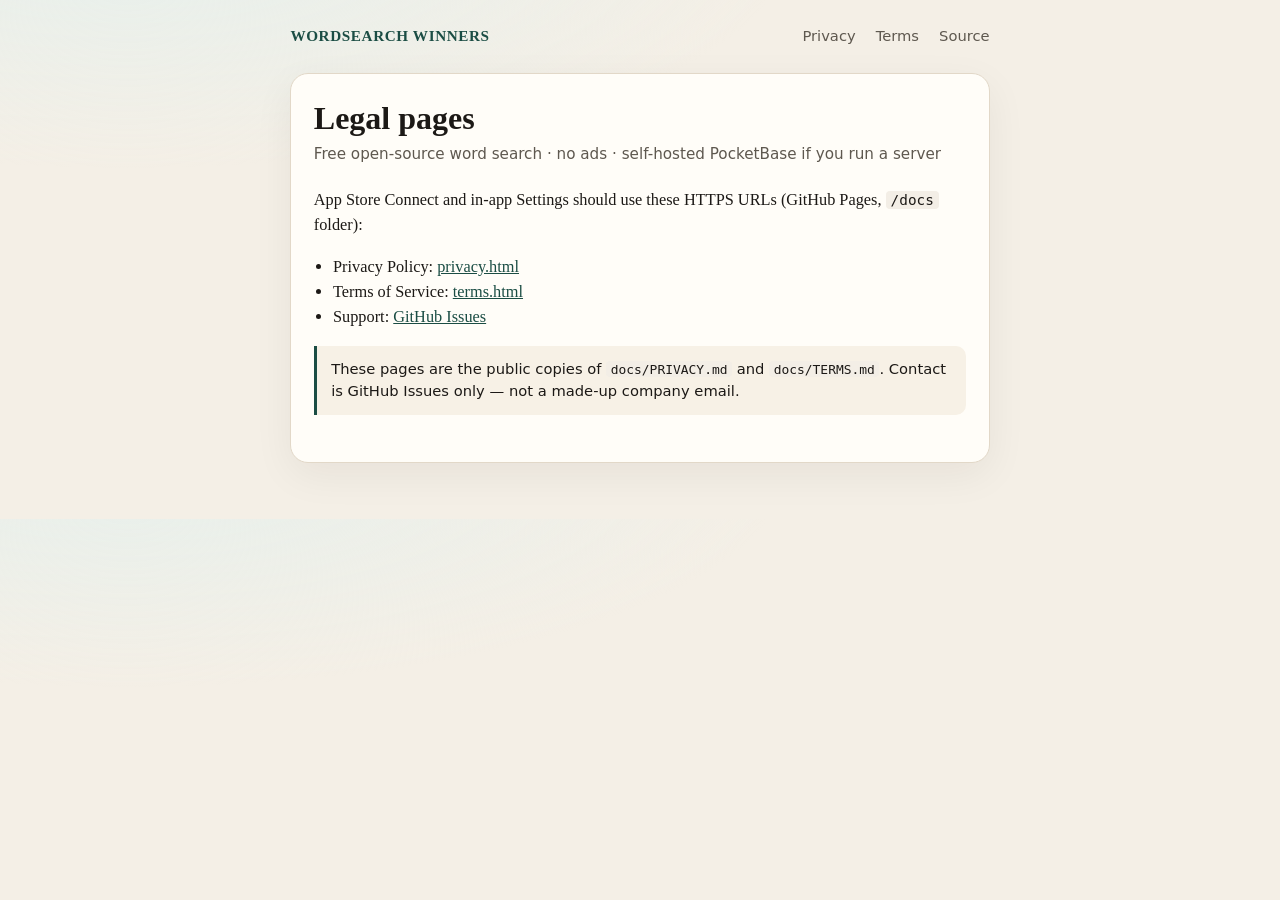
<file: wordsearch-international/index.html>
<!DOCTYPE html>
<html lang="en">
  <head>
    <meta charset="utf-8" />
    <meta name="viewport" content="width=device-width, initial-scale=1" />
    <title>WordSearch Winners · Legal</title>
    <meta name="description" content="Hosted privacy policy and terms for WordSearch Winners." />
    <link rel="stylesheet" href="legal.css" />
  </head>
  <body>
    <div class="wrap">
      <header class="site">
        <a class="brand" href="index.html">WordSearch Winners</a>
        <nav aria-label="Legal">
          <a href="privacy.html">Privacy</a>
          <a href="terms.html">Terms</a>
          <a href="https://github.com/yohann305/wordsearch-international">Source</a>
        </nav>
      </header>

      <article>
        <h1>Legal pages</h1>
        <p class="lede">Free open-source word search · no ads · self-hosted PocketBase if you run a server</p>
        <p>
          App Store Connect and in-app Settings should use these HTTPS URLs (GitHub Pages, <code>/docs</code>
          folder):
        </p>
        <ul>
          <li>
            Privacy Policy:
            <a href="privacy.html">privacy.html</a>
          </li>
          <li>
            Terms of Service:
            <a href="terms.html">terms.html</a>
          </li>
          <li>
            Support:
            <a href="https://github.com/yohann305/wordsearch-international/issues"
              >GitHub Issues</a
            >
          </li>
        </ul>
        <p class="note">
          These pages are the public copies of <code>docs/PRIVACY.md</code> and <code>docs/TERMS.md</code>.
          Contact is GitHub Issues only — not a made-up company email.
        </p>
      </article>
    </div>
  </body>
</html>
</file>
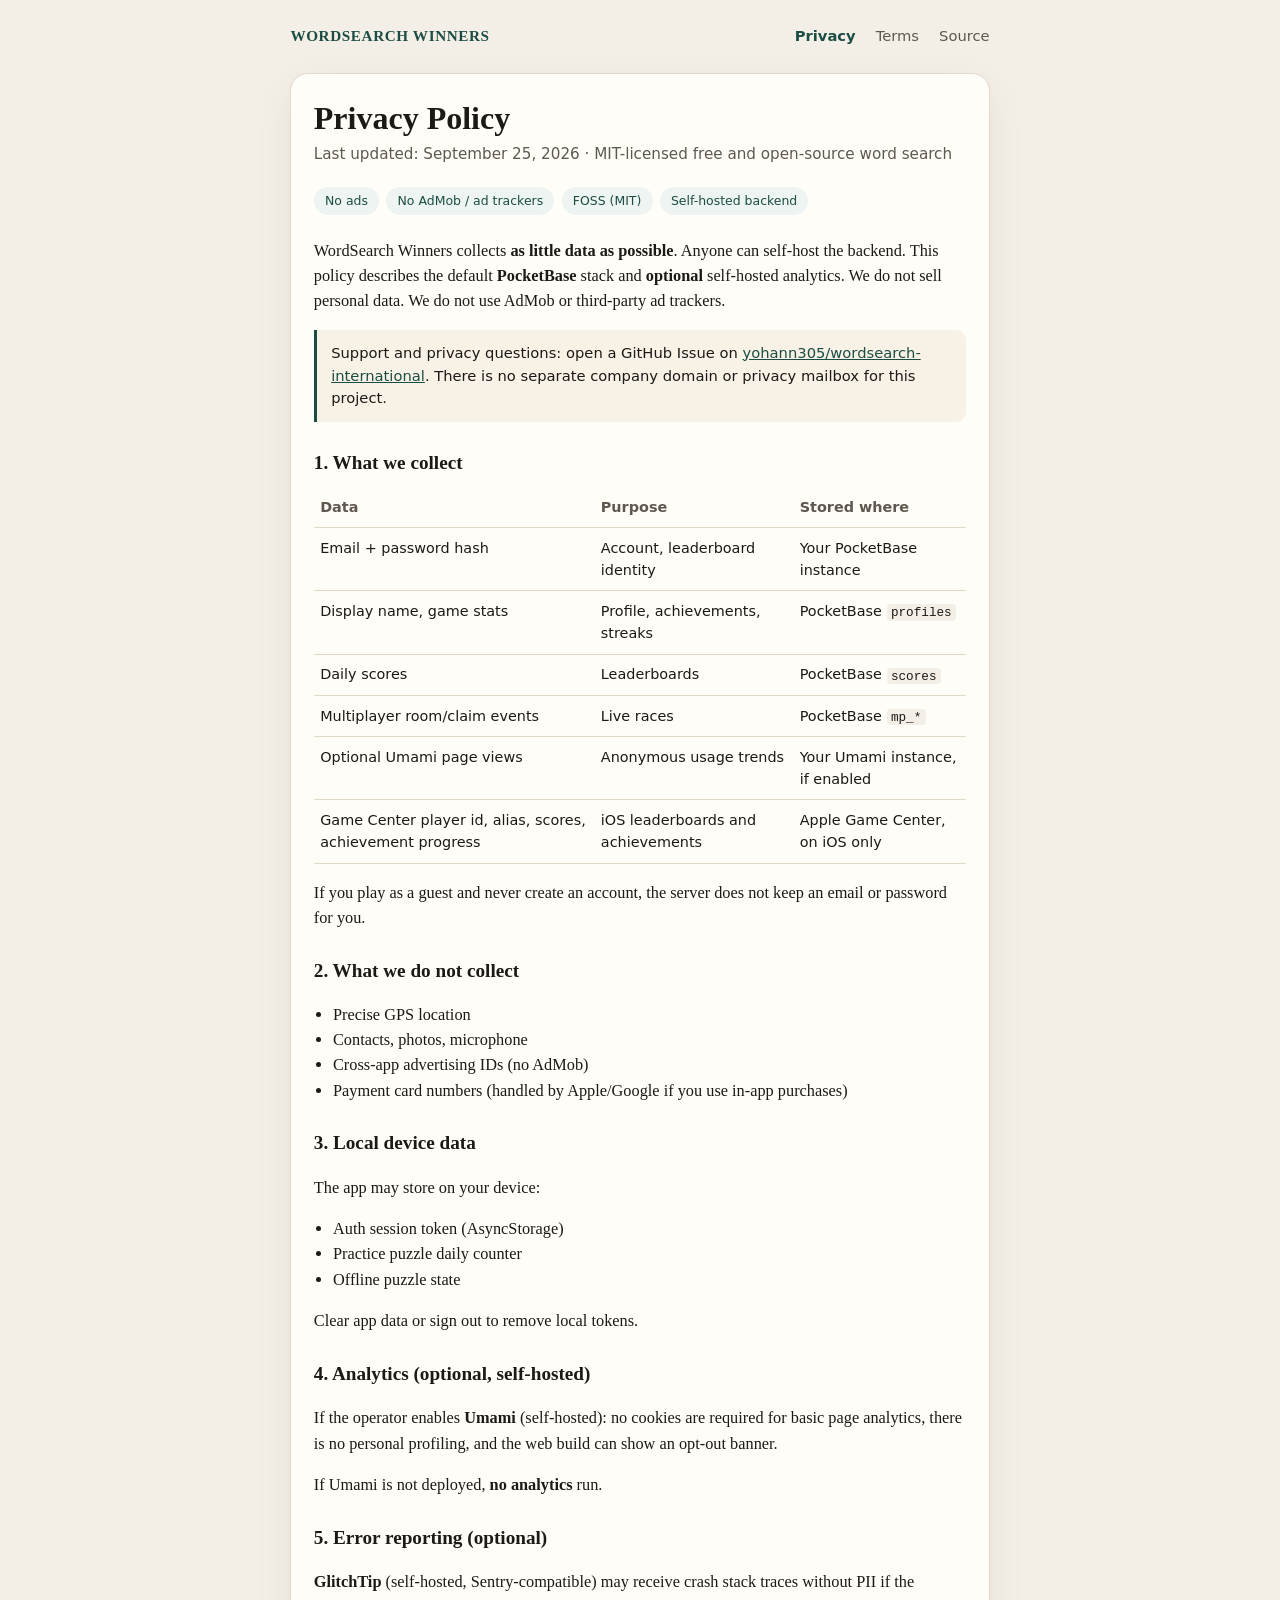
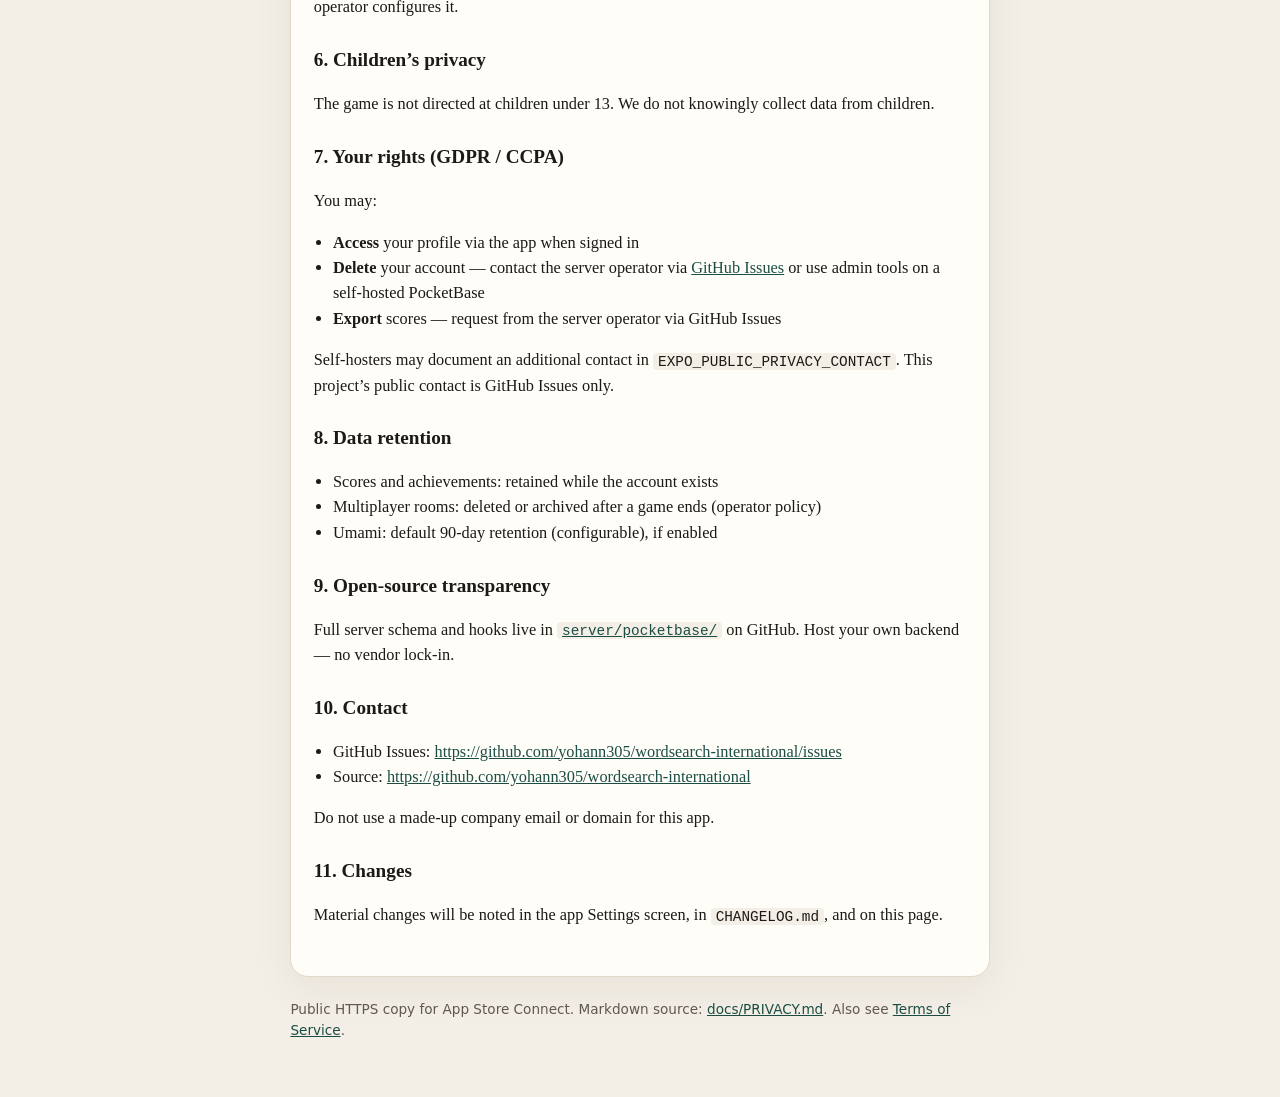
<file: wordsearch-international/privacy.html>
<!DOCTYPE html>
<html lang="en">
  <head>
    <meta charset="utf-8" />
    <meta name="viewport" content="width=device-width, initial-scale=1" />
    <title>Privacy Policy · WordSearch Winners</title>
    <meta
      name="description"
      content="Privacy policy for WordSearch Winners, a free open-source word search game. No ads. Optional self-hosted PocketBase accounts and analytics."
    />
    <link rel="stylesheet" href="legal.css" />
  </head>
  <body>
    <div class="wrap">
      <header class="site">
        <a class="brand" href="index.html">WordSearch Winners</a>
        <nav aria-label="Legal">
          <a href="privacy.html" aria-current="page">Privacy</a>
          <a href="terms.html">Terms</a>
          <a href="https://github.com/yohann305/wordsearch-international">Source</a>
        </nav>
      </header>

      <article>
        <h1>Privacy Policy</h1>
        <p class="lede">Last updated: September 25, 2026 · MIT-licensed free and open-source word search</p>
        <ul class="chips">
          <li>No ads</li>
          <li>No AdMob / ad trackers</li>
          <li>FOSS (MIT)</li>
          <li>Self-hosted backend</li>
        </ul>

        <p>
          WordSearch Winners collects <strong>as little data as possible</strong>. Anyone can self-host the
          backend. This policy describes the default <strong>PocketBase</strong> stack and
          <strong>optional</strong> self-hosted analytics. We do not sell personal data. We do not use AdMob
          or third-party ad trackers.
        </p>
        <p class="note">
          Support and privacy questions: open a GitHub Issue on
          <a href="https://github.com/yohann305/wordsearch-international/issues">yohann305/wordsearch-international</a>.
          There is no separate company domain or privacy mailbox for this project.
        </p>

        <h2>1. What we collect</h2>
        <table>
          <thead>
            <tr>
              <th>Data</th>
              <th>Purpose</th>
              <th>Stored where</th>
            </tr>
          </thead>
          <tbody>
            <tr>
              <td>Email + password hash</td>
              <td>Account, leaderboard identity</td>
              <td>Your PocketBase instance</td>
            </tr>
            <tr>
              <td>Display name, game stats</td>
              <td>Profile, achievements, streaks</td>
              <td>PocketBase <code>profiles</code></td>
            </tr>
            <tr>
              <td>Daily scores</td>
              <td>Leaderboards</td>
              <td>PocketBase <code>scores</code></td>
            </tr>
            <tr>
              <td>Multiplayer room/claim events</td>
              <td>Live races</td>
              <td>PocketBase <code>mp_*</code></td>
            </tr>
            <tr>
              <td>Optional Umami page views</td>
              <td>Anonymous usage trends</td>
              <td>Your Umami instance, if enabled</td>
            </tr>
            <tr>
              <td>Game Center player id, alias, scores, achievement progress</td>
              <td>iOS leaderboards and achievements</td>
              <td>Apple Game Center, on iOS only</td>
            </tr>
          </tbody>
        </table>
        <p>If you play as a guest and never create an account, the server does not keep an email or password for you.</p>

        <h2>2. What we do not collect</h2>
        <ul>
          <li>Precise GPS location</li>
          <li>Contacts, photos, microphone</li>
          <li>Cross-app advertising IDs (no AdMob)</li>
          <li>Payment card numbers (handled by Apple/Google if you use in-app purchases)</li>
        </ul>

        <h2>3. Local device data</h2>
        <p>The app may store on your device:</p>
        <ul>
          <li>Auth session token (AsyncStorage)</li>
          <li>Practice puzzle daily counter</li>
          <li>Offline puzzle state</li>
        </ul>
        <p>Clear app data or sign out to remove local tokens.</p>

        <h2>4. Analytics (optional, self-hosted)</h2>
        <p>
          If the operator enables <strong>Umami</strong> (self-hosted): no cookies are required for basic page
          analytics, there is no personal profiling, and the web build can show an opt-out banner.
        </p>
        <p>If Umami is not deployed, <strong>no analytics</strong> run.</p>

        <h2>5. Error reporting (optional)</h2>
        <p>
          <strong>GlitchTip</strong> (self-hosted, Sentry-compatible) may receive crash stack traces without PII
          if the operator configures it.
        </p>

        <h2>6. Children’s privacy</h2>
        <p>The game is not directed at children under 13. We do not knowingly collect data from children.</p>

        <h2>7. Your rights (GDPR / CCPA)</h2>
        <p>You may:</p>
        <ul>
          <li><strong>Access</strong> your profile via the app when signed in</li>
          <li>
            <strong>Delete</strong> your account — contact the server operator via
            <a href="https://github.com/yohann305/wordsearch-international/issues">GitHub Issues</a>
            or use admin tools on a self-hosted PocketBase
          </li>
          <li><strong>Export</strong> scores — request from the server operator via GitHub Issues</li>
        </ul>
        <p>
          Self-hosters may document an additional contact in <code>EXPO_PUBLIC_PRIVACY_CONTACT</code>. This
          project’s public contact is GitHub Issues only.
        </p>

        <h2>8. Data retention</h2>
        <ul>
          <li>Scores and achievements: retained while the account exists</li>
          <li>Multiplayer rooms: deleted or archived after a game ends (operator policy)</li>
          <li>Umami: default 90-day retention (configurable), if enabled</li>
        </ul>

        <h2>9. Open-source transparency</h2>
        <p>
          Full server schema and hooks live in
          <a href="https://github.com/yohann305/wordsearch-international/tree/main/server/pocketbase"
            ><code>server/pocketbase/</code></a
          >
          on GitHub. Host your own backend — no vendor lock-in.
        </p>

        <h2>10. Contact</h2>
        <ul>
          <li>
            GitHub Issues:
            <a href="https://github.com/yohann305/wordsearch-international/issues"
              >https://github.com/yohann305/wordsearch-international/issues</a
            >
          </li>
          <li>
            Source:
            <a href="https://github.com/yohann305/wordsearch-international"
              >https://github.com/yohann305/wordsearch-international</a
            >
          </li>
        </ul>
        <p>Do not use a made-up company email or domain for this app.</p>

        <h2>11. Changes</h2>
        <p>
          Material changes will be noted in the app Settings screen, in
          <code>CHANGELOG.md</code>, and on this page.
        </p>
      </article>

      <footer class="site">
        Public HTTPS copy for App Store Connect. Markdown source:
        <a href="https://github.com/yohann305/wordsearch-international/blob/main/docs/PRIVACY.md">docs/PRIVACY.md</a>.
        Also see <a href="terms.html">Terms of Service</a>.
      </footer>
    </div>
  </body>
</html>
</file>
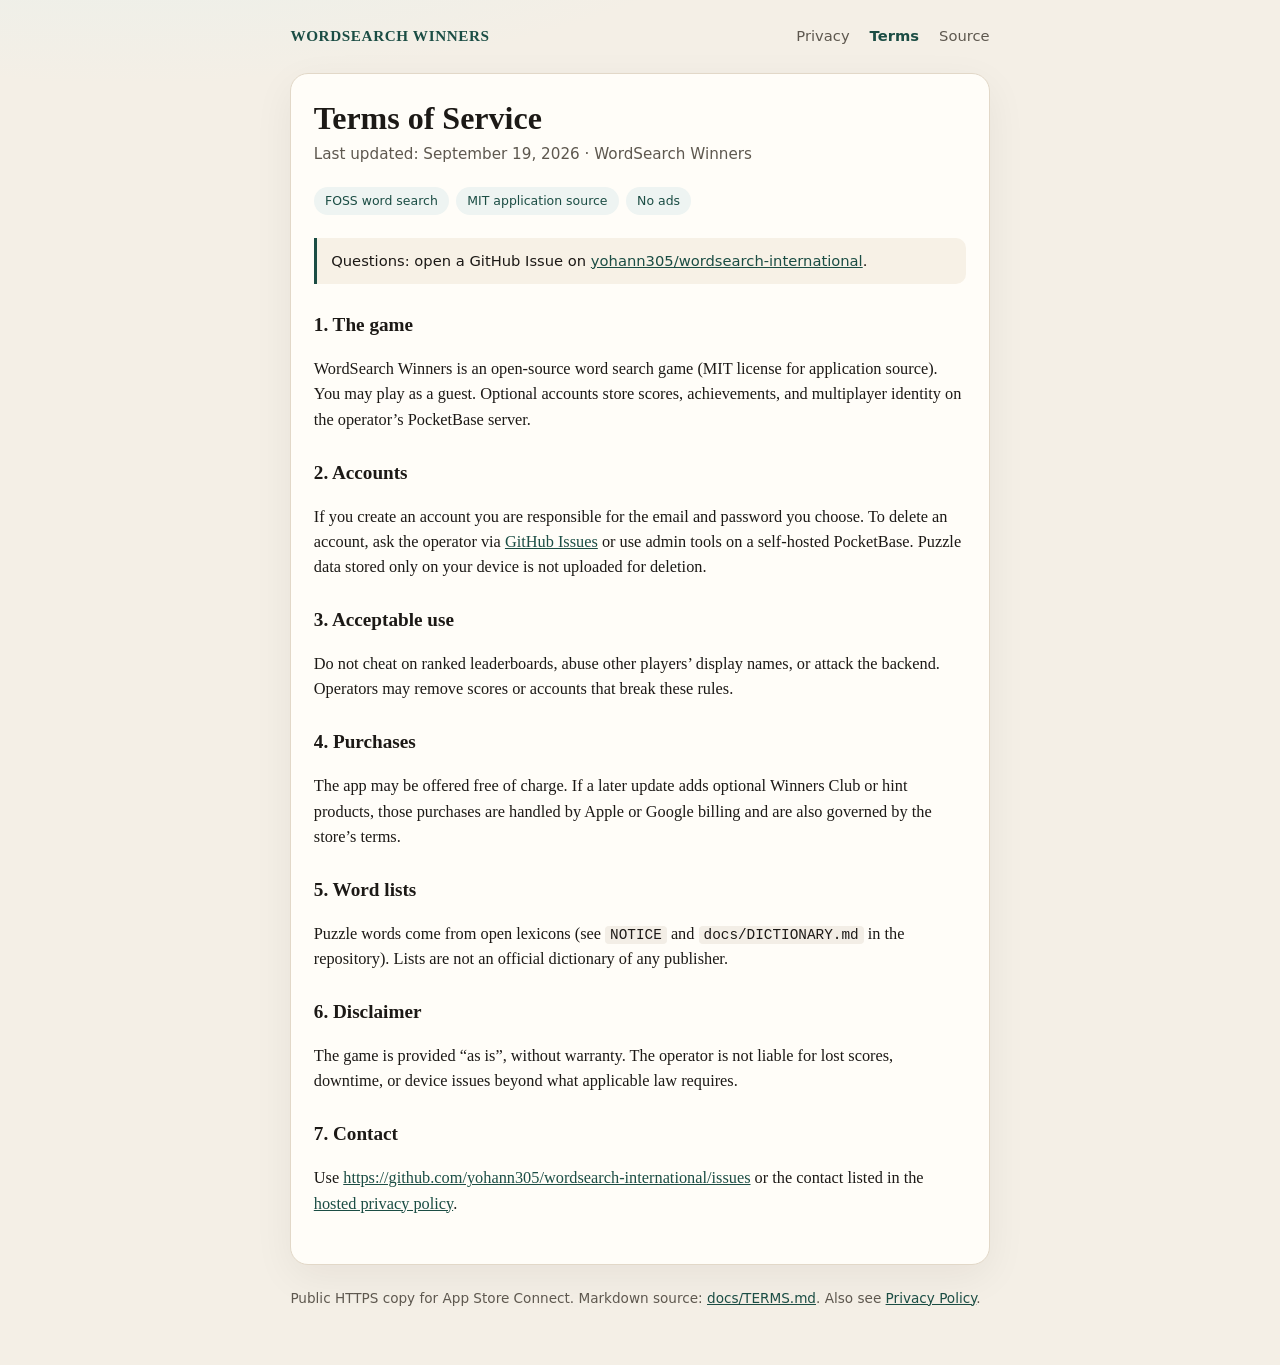
<file: wordsearch-international/terms.html>
<!DOCTYPE html>
<html lang="en">
  <head>
    <meta charset="utf-8" />
    <meta name="viewport" content="width=device-width, initial-scale=1" />
    <title>Terms of Service · WordSearch Winners</title>
    <meta
      name="description"
      content="Terms of Service for WordSearch Winners, a free open-source word search game."
    />
    <link rel="stylesheet" href="legal.css" />
  </head>
  <body>
    <div class="wrap">
      <header class="site">
        <a class="brand" href="index.html">WordSearch Winners</a>
        <nav aria-label="Legal">
          <a href="privacy.html">Privacy</a>
          <a href="terms.html" aria-current="page">Terms</a>
          <a href="https://github.com/yohann305/wordsearch-international">Source</a>
        </nav>
      </header>

      <article>
        <h1>Terms of Service</h1>
        <p class="lede">Last updated: September 19, 2026 · WordSearch Winners</p>
        <ul class="chips">
          <li>FOSS word search</li>
          <li>MIT application source</li>
          <li>No ads</li>
        </ul>

        <p class="note">
          Questions: open a GitHub Issue on
          <a href="https://github.com/yohann305/wordsearch-international/issues">yohann305/wordsearch-international</a>.
        </p>

        <h2>1. The game</h2>
        <p>
          WordSearch Winners is an open-source word search game (MIT license for application source). You may
          play as a guest. Optional accounts store scores, achievements, and multiplayer identity on the
          operator’s PocketBase server.
        </p>

        <h2>2. Accounts</h2>
        <p>
          If you create an account you are responsible for the email and password you choose. To delete an
          account, ask the operator via
          <a href="https://github.com/yohann305/wordsearch-international/issues">GitHub Issues</a>
          or use admin tools on a self-hosted PocketBase. Puzzle data stored only on your device is not
          uploaded for deletion.
        </p>

        <h2>3. Acceptable use</h2>
        <p>
          Do not cheat on ranked leaderboards, abuse other players’ display names, or attack the backend.
          Operators may remove scores or accounts that break these rules.
        </p>

        <h2>4. Purchases</h2>
        <p>
          The app may be offered free of charge. If a later update adds optional Winners Club or hint products,
          those purchases are handled by Apple or Google billing and are also governed by the store’s terms.
        </p>

        <h2>5. Word lists</h2>
        <p>
          Puzzle words come from open lexicons (see <code>NOTICE</code> and
          <code>docs/DICTIONARY.md</code> in the repository). Lists are not an official dictionary of any
          publisher.
        </p>

        <h2>6. Disclaimer</h2>
        <p>
          The game is provided “as is”, without warranty. The operator is not liable for lost scores, downtime,
          or device issues beyond what applicable law requires.
        </p>

        <h2>7. Contact</h2>
        <p>
          Use
          <a href="https://github.com/yohann305/wordsearch-international/issues"
            >https://github.com/yohann305/wordsearch-international/issues</a
          >
          or the contact listed in the
          <a href="privacy.html">hosted privacy policy</a>.
        </p>
      </article>

      <footer class="site">
        Public HTTPS copy for App Store Connect. Markdown source:
        <a href="https://github.com/yohann305/wordsearch-international/blob/main/docs/TERMS.md">docs/TERMS.md</a>.
        Also see <a href="privacy.html">Privacy Policy</a>.
      </footer>
    </div>
  </body>
</html>
</file>
<file: wordsearch-international/legal.css>
:root {
  --bg: #f4efe6;
  --paper: #fffdf8;
  --ink: #1c1916;
  --muted: #5e584f;
  --accent: #1b4d44;
  --accent-hover: #143832;
  --line: #e2d8c8;
  --chip: #eef4f2;
}

* {
  box-sizing: border-box;
}

html {
  scroll-behavior: smooth;
}

body {
  margin: 0;
  color: var(--ink);
  background:
    radial-gradient(1200px 400px at 10% -10%, #e7f0ec 0%, transparent 55%),
    var(--bg);
  font-family: "Iowan Old Style", "Palatino Linotype", Palatino, "Book Antiqua", Georgia, serif;
  line-height: 1.55;
}

.wrap {
  max-width: 46rem;
  margin: 0 auto;
  padding: 1.5rem 1.15rem 3.5rem;
}

header.site {
  display: flex;
  flex-wrap: wrap;
  align-items: baseline;
  justify-content: space-between;
  gap: 0.75rem 1.25rem;
  margin-bottom: 1.5rem;
}

.brand {
  font-size: 0.95rem;
  letter-spacing: 0.04em;
  text-transform: uppercase;
  color: var(--accent);
  font-weight: 700;
  text-decoration: none;
}

nav a {
  color: var(--muted);
  text-decoration: none;
  margin-left: 1rem;
  font-family: ui-sans-serif, system-ui, -apple-system, "Segoe UI", sans-serif;
  font-size: 0.92rem;
}

nav a[aria-current="page"] {
  color: var(--accent);
  font-weight: 650;
}

nav a:hover,
.brand:hover {
  color: var(--accent-hover);
  text-decoration: underline;
}

article {
  background: var(--paper);
  border: 1px solid var(--line);
  border-radius: 18px;
  padding: 1.6rem 1.4rem 2rem;
  box-shadow: 0 12px 40px rgba(28, 25, 22, 0.06);
}

h1 {
  font-size: 2rem;
  line-height: 1.2;
  margin: 0 0 0.35rem;
}

.lede {
  color: var(--muted);
  margin: 0 0 1.25rem;
  font-family: ui-sans-serif, system-ui, -apple-system, "Segoe UI", sans-serif;
  font-size: 0.95rem;
}

.chips {
  display: flex;
  flex-wrap: wrap;
  gap: 0.45rem;
  margin: 0 0 1.4rem;
  padding: 0;
  list-style: none;
}

.chips li {
  font-family: ui-sans-serif, system-ui, -apple-system, "Segoe UI", sans-serif;
  font-size: 0.78rem;
  background: var(--chip);
  color: var(--accent);
  border-radius: 999px;
  padding: 0.28rem 0.7rem;
}

h2 {
  font-size: 1.2rem;
  margin: 1.6rem 0 0.55rem;
}

p,
li {
  font-size: 1.02rem;
}

ul {
  padding-left: 1.2rem;
}

a {
  color: var(--accent);
}

table {
  width: 100%;
  border-collapse: collapse;
  font-family: ui-sans-serif, system-ui, -apple-system, "Segoe UI", sans-serif;
  font-size: 0.9rem;
  margin: 0.6rem 0 1rem;
}

th,
td {
  text-align: left;
  vertical-align: top;
  border-bottom: 1px solid var(--line);
  padding: 0.55rem 0.4rem;
}

th {
  color: var(--muted);
  font-weight: 650;
}

code {
  font-family: ui-monospace, SFMono-Regular, Menlo, Consolas, monospace;
  font-size: 0.88em;
  background: #f3eee6;
  padding: 0.05em 0.35em;
  border-radius: 4px;
}

.note {
  background: #f7f1e6;
  border-left: 3px solid var(--accent);
  padding: 0.75rem 0.9rem;
  border-radius: 0 10px 10px 0;
  font-family: ui-sans-serif, system-ui, -apple-system, "Segoe UI", sans-serif;
  font-size: 0.92rem;
}

footer.site {
  margin-top: 1.4rem;
  color: var(--muted);
  font-family: ui-sans-serif, system-ui, -apple-system, "Segoe UI", sans-serif;
  font-size: 0.85rem;
}

@media (max-width: 640px) {
  nav a {
    margin-left: 0;
    margin-right: 0.9rem;
  }

  article {
    padding: 1.2rem 1rem 1.5rem;
  }

  table {
    display: block;
    overflow-x: auto;
  }
}
</file>
